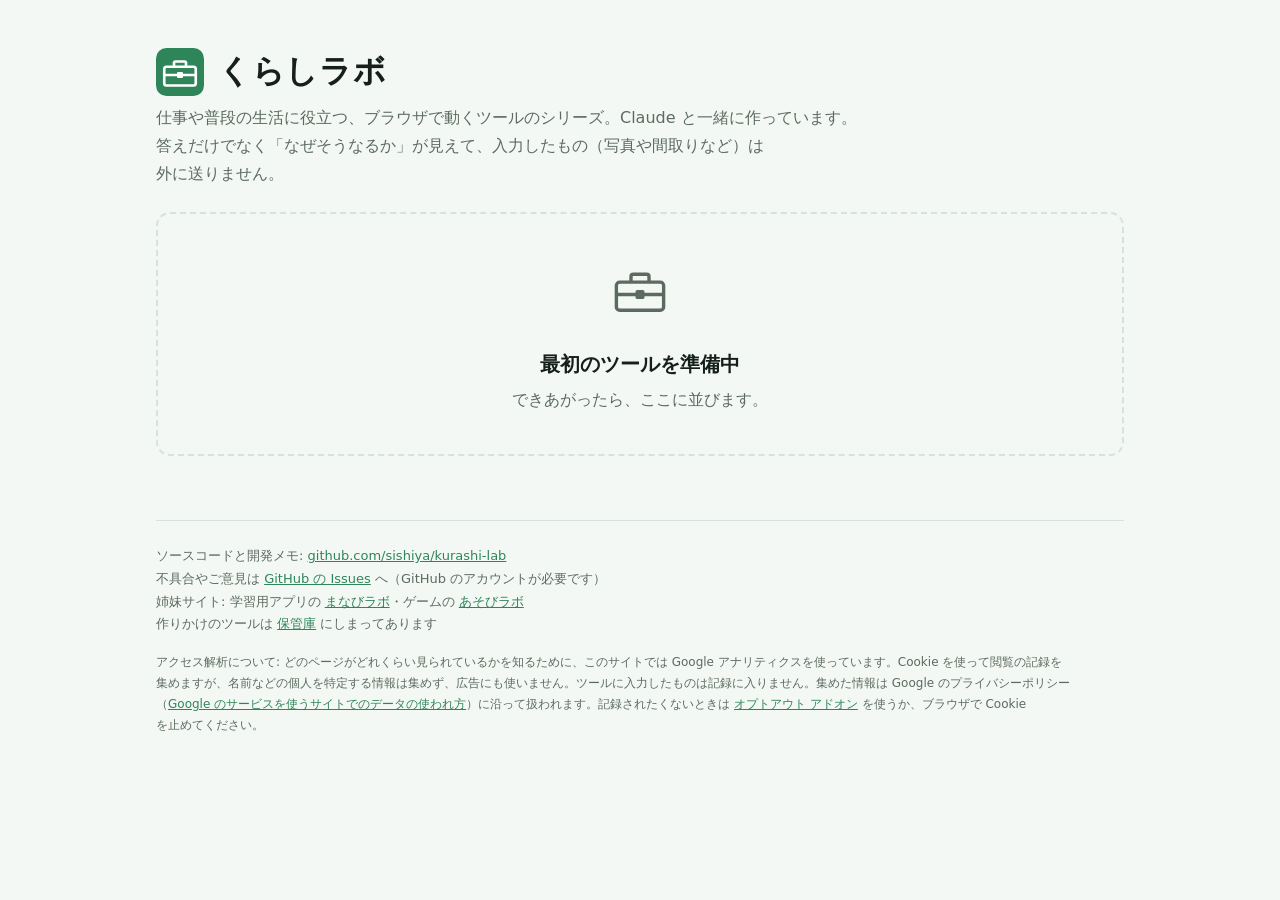
<file: index.html>
<!doctype html>
<html lang="ja">
<head>
<meta charset="utf-8">
<link rel="canonical" href="https://sishiya.github.io/kurashi-lab/">
<meta name="viewport" content="width=device-width,initial-scale=1">
<title>くらしラボ</title>
<link rel="icon" href="data:image/svg+xml,<svg xmlns='http://www.w3.org/2000/svg' viewBox='0 0 64 64'><rect width='64' height='64' rx='14' fill='%232f855a'/><g fill='none' stroke='%23fff' stroke-width='3.5' stroke-linejoin='round'><rect x='11' y='25' width='42' height='25' rx='3'/><path d='M24 25v-5a2 2 0 0 1 2-2h12a2 2 0 0 1 2 2v5M11 36h42'/></g><rect x='28' y='32' width='8' height='8' rx='1.5' fill='%23fff'/></svg>">
<script>/* アクセス解析 Google Analytics 4（まなびラボ・あそびラボと同じ ID。GitHub Pages で開いたときだけ。content_group で見分ける） */(function(){if(location.hostname!=='sishiya.github.io')return;var id='G-E2VPYKV2Y9',s=document.createElement('script');s.async=true;s.src='https://www.googletagmanager.com/gtag/js?id='+id;document.head.appendChild(s);window.dataLayer=window.dataLayer||[];window.gtag=function(){dataLayer.push(arguments);};gtag('js',new Date());gtag('config',id,{allow_google_signals:false,allow_ad_personalization_signals:false,content_group:'kurashi-lab'});})();</script>
<meta name="description" content="仕事や普段の生活に役立つ、ブラウザで動くツールのシリーズ。答えだけでなく「なぜそうなるか」が見えて、入力したものは外に送りません。">
<style>
:root{--bg:#f4f8f4;--ink:#16201a;--muted:#5c6b61;--line:#d7e3da;--card:#fff;--accent:#2f855a;--thumb:#dfeae2;
  --c-room:#2f855a;--c-daily:#2b6cb0;--c-work:#8a5a1f;--new:#2f855a;--new-ink:#fff;color-scheme:light dark}
@media (prefers-color-scheme:dark){:root{--bg:#0f1511;--ink:#e8f0ea;--muted:#9aaa9f;--line:#27332b;--card:#161e19;--accent:#6fcf97;--thumb:#27332b;
  --c-room:#6fcf97;--c-daily:#8ab8e8;--c-work:#d9b07a;--new:#6fcf97;--new-ink:#0b1a10}}
*{box-sizing:border-box}
body{margin:0;background:var(--bg);color:var(--ink);font-family:"Hiragino Sans","Yu Gothic UI","Meiryo",system-ui,sans-serif;line-height:1.75}
p,.cat{word-break:auto-phrase;text-wrap:pretty}
main{max-width:1000px;margin:0 auto;padding:48px 16px 64px}
a{color:var(--accent)}

/* 見出し: ロゴ（ファビコンと同じ工具箱）＋名前 */
.title{display:flex;align-items:center;gap:14px;margin:0 0 8px}
.title svg{width:48px;height:48px;flex:none}
h1{margin:0;font-size:32px;line-height:1.3;letter-spacing:.02em}
.lead{color:var(--muted);margin:0 0 24px;max-width:720px}

/* 一覧 */
.grid{display:grid;grid-template-columns:repeat(auto-fill,minmax(280px,1fr));gap:20px;margin-top:20px}
.card{position:relative;display:flex;flex-direction:column;background:var(--card);border:1px solid var(--line);border-radius:14px;overflow:hidden;transition:transform .15s,border-color .15s}
.card:hover{border-color:var(--accent);transform:translateY(-2px)}
.pic{position:relative}
.thumb{display:block;width:100%;height:auto;aspect-ratio:16/9;object-fit:cover;background:var(--thumb)}
.badge{position:absolute;top:10px;left:10px;font-size:12px;font-weight:700;line-height:1;padding:5px 8px;border-radius:6px;background:var(--new);color:var(--new-ink)}
.body{padding:14px 16px 16px;display:flex;flex-direction:column;flex:1}
.cat{font-size:12px;color:var(--muted);display:flex;align-items:center;gap:6px;margin-bottom:4px}
.dot{width:8px;height:8px;border-radius:50%;background:var(--c);flex:none}
.card a.open{color:var(--accent);font-size:18px;font-weight:700;line-height:1.45;text-decoration:none}
.card a.open::after{content:"";position:absolute;inset:0}
.card a.open:focus-visible{outline:none}
.card:has(a.open:focus-visible){outline:2px solid var(--accent);outline-offset:2px}
.card p{margin:6px 0 0;color:var(--muted);font-size:14px;line-height:1.7;flex:1}
.c-room{--c:var(--c-room)}.c-daily{--c:var(--c-daily)}.c-work{--c:var(--c-work)}

/* まだツールがないとき */
.empty{margin-top:24px;border:2px dashed var(--line);border-radius:14px;padding:40px 24px;text-align:center;color:var(--muted)}
.empty .big{font-size:20px;font-weight:700;color:var(--ink);margin:12px 0 4px}
.empty p{margin:0}
.empty svg{width:72px;height:72px}
@media (prefers-reduced-motion:reduce){.card{transition:none}.card:hover{transform:none}}

.note{font-size:13px;color:var(--muted);margin:64px 0 0;padding-top:24px;border-top:1px solid var(--line)}
.note.sub{margin-top:16px;padding-top:0;border-top:0;font-size:12px}

/* スマホ: 一覧は横長のリスト */
@media (max-width:639px){
  main{padding-top:32px}
  .title svg{width:40px;height:40px}
  h1{font-size:28px}
  .lead{font-size:14px;margin-bottom:16px}
  .grid{grid-template-columns:1fr;gap:12px;margin-top:16px}
  .card{flex-direction:row;border-radius:10px}
  .card:hover{transform:none}
  .pic{flex:none;width:112px;align-self:flex-start;margin:10px 0 10px 10px}
  .thumb{aspect-ratio:4/3;border-radius:6px}
  .badge{top:4px;left:4px;font-size:11px;padding:3px 6px}
  .body{padding:10px 12px;min-width:0}
  .card a.open{font-size:16px}
  .card p{font-size:13px;line-height:1.6}
  .empty{padding:32px 16px}
}
</style>
</head>
<body>
<main>
  <div class="title">
    <svg viewBox="0 0 64 64" aria-hidden="true"><rect width="64" height="64" rx="14" fill="#2f855a"/><g fill="none" stroke="#fff" stroke-width="3.5" stroke-linejoin="round"><rect x="11" y="25" width="42" height="25" rx="3"/><path d="M24 25v-5a2 2 0 0 1 2-2h12a2 2 0 0 1 2 2v5M11 36h42"/></g><rect x="28" y="32" width="8" height="8" rx="1.5" fill="#fff"/></svg>
    <h1>くらしラボ</h1>
  </div>
  <p class="lead">仕事や普段の生活に役立つ、ブラウザで動くツールのシリーズ。Claude と一緒に作っています。答えだけでなく「なぜそうなるか」が見えて、入力したもの（写真や間取りなど）は外に送りません。</p>
  <div id="list"></div>
  <noscript><p>ツールの一覧を出すには JavaScript が必要です。</p></noscript>

  <p class="note">ソースコードと開発メモ: <a href="https://github.com/sishiya/kurashi-lab">github.com/sishiya/kurashi-lab</a><br>
  不具合やご意見は <a href="https://github.com/sishiya/kurashi-lab/issues">GitHub の Issues</a> へ（GitHub のアカウントが必要です）<br>
  姉妹サイト: 学習用アプリの <a href="https://sishiya.github.io/manabi-lab/">まなびラボ</a>・ゲームの <a href="https://sishiya.github.io/asobi-lab/">あそびラボ</a><br>
  作りかけのツールは <a href="archive.html">保管庫</a> にしまってあります</p>
  <p class="note sub" id="analytics">アクセス解析について: どのページがどれくらい見られているかを知るために、このサイトでは Google アナリティクスを使っています。Cookie を使って閲覧の記録を集めますが、名前などの個人を特定する情報は集めず、広告にも使いません。ツールに入力したものは記録に入りません。集めた情報は Google のプライバシーポリシー（<a href="https://policies.google.com/technologies/partner-sites?hl=ja">Google のサービスを使うサイトでのデータの使われ方</a>）に沿って扱われます。記録されたくないときは <a href="https://tools.google.com/dlpage/gaoptout?hl=ja">オプトアウト アドオン</a> を使うか、ブラウザで Cookie を止めてください。</p>
</main>
<script>
// ツールの一覧。並びは公開した順で、新しいものを上に出す。
// 例: {id:'フォルダ名', title:'名前', cat:'room', created:'2026-10-20', desc:'一言の説明'}
// サムネイルは thumbs/<id>.jpg（640×360）。created は公開日。
const TOOLS = [
];
const CATS = {room:'住まい・部屋', daily:'毎日のこと', work:'仕事'};
const FRESH_DAYS = 2; // きょう・きのうの公開に印をつける

const $ = id => document.getElementById(id);
const esc = s => String(s).replace(/[&<>"']/g, c => ({'&':'&amp;','<':'&lt;','>':'&gt;','"':'&quot;',"'":'&#39;'}[c]));
const today = new Date(); today.setHours(0, 0, 0, 0);
const isFresh = s => { const [y, m, d] = s.split('-').map(Number); return (today - new Date(y, m - 1, d)) / 864e5 < FRESH_DAYS; };

const card = t => `<div class="card c-${t.cat}">
  <div class="pic"><img class="thumb" src="thumbs/${t.id}.jpg" alt="" width="640" height="360" loading="lazy">${isFresh(t.created) ? '<span class="badge">新しい</span>' : ''}</div>
  <div class="body">
    <span class="cat"><span class="dot"></span>${esc(CATS[t.cat] || '')}</span>
    <a class="open" href="${t.id}/">${esc(t.title)}</a>
    <p>${esc(t.desc)}</p>
  </div></div>`;

const EMPTY = `<div class="empty">
  <svg viewBox="0 0 64 64" aria-hidden="true"><g fill="none" stroke="currentColor" stroke-width="3" stroke-linejoin="round"><rect x="11" y="25" width="42" height="25" rx="3"/><path d="M24 25v-5a2 2 0 0 1 2-2h12a2 2 0 0 1 2 2v5M11 36h42"/></g><rect x="28" y="32" width="8" height="8" rx="1.5" fill="currentColor"/></svg>
  <div class="big">最初のツールを準備中</div>
  <p>できあがったら、ここに並びます。</p></div>`;

$('list').innerHTML = TOOLS.length
  ? `<div class="grid">${[...TOOLS].sort((a, b) => a.created < b.created ? 1 : a.created > b.created ? -1 : 0).map(card).join('')}</div>`
  : EMPTY;
</script>
</body>
</html>
</file>
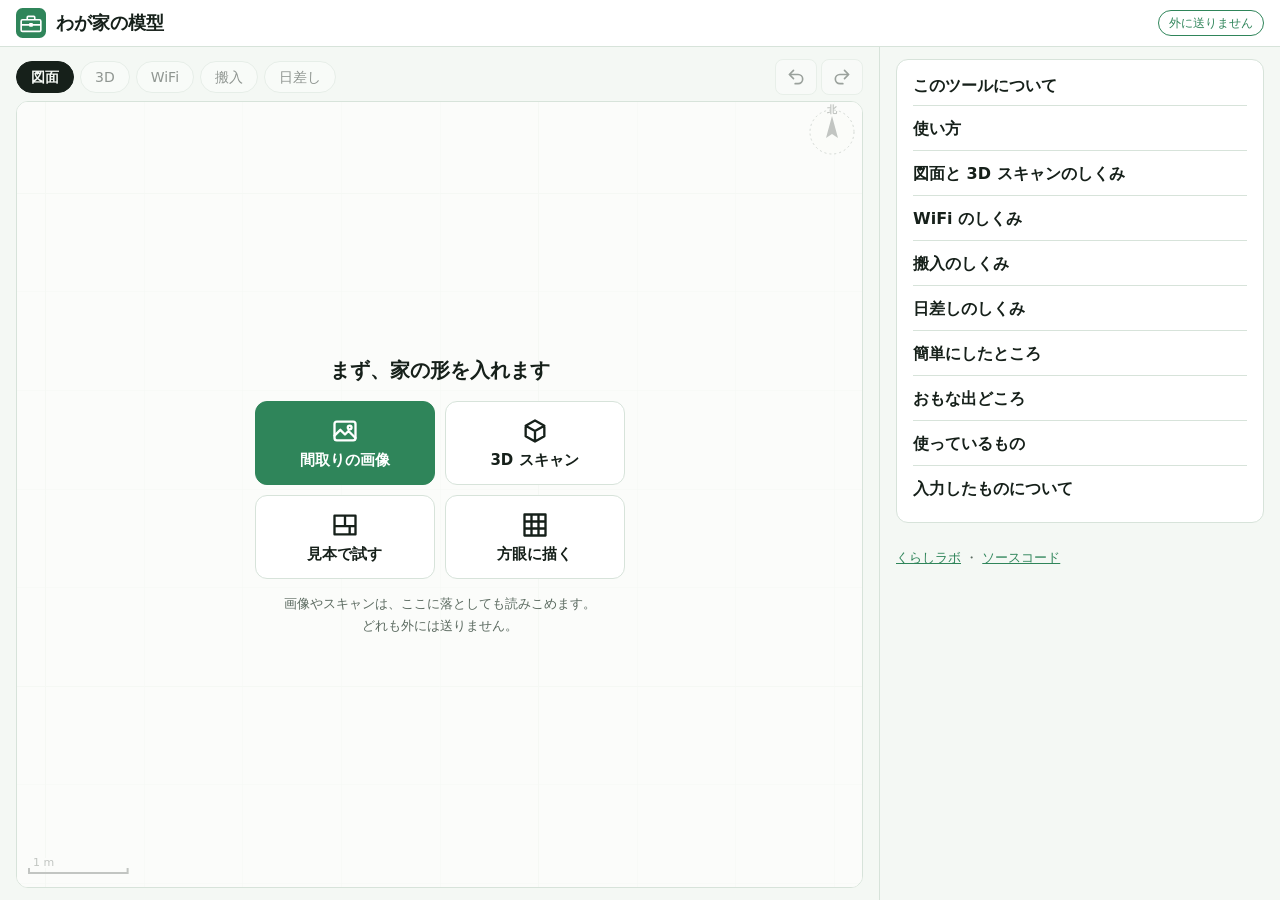
<file: my-room/index.html>
<!doctype html>
<html lang="ja">
<head>
<meta charset="utf-8">
<link rel="canonical" href="https://sishiya.github.io/kurashi-lab/my-room/">
<meta name="viewport" content="width=device-width,initial-scale=1">
<title>わが家の模型 — くらしラボ</title>
<link rel="icon" href="data:image/svg+xml,<svg xmlns='http://www.w3.org/2000/svg' viewBox='0 0 64 64'><rect width='64' height='64' rx='14' fill='%232f855a'/><g fill='none' stroke='%23fff' stroke-width='3.5' stroke-linejoin='round'><path d='M14 50V24h36v26zM14 36h14M36 24v12h14'/></g><rect x='28' y='34' width='8' height='3.5' fill='%232f855a'/></svg>">
<script>/* アクセス解析 Google Analytics 4（まなびラボ・あそびラボと同じ ID。GitHub Pages で開いたときだけ。content_group で見分ける） */(function(){if(location.hostname!=='sishiya.github.io')return;var id='G-E2VPYKV2Y9',s=document.createElement('script');s.async=true;s.src='https://www.googletagmanager.com/gtag/js?id='+id;document.head.appendChild(s);window.dataLayer=window.dataLayer||[];window.gtag=function(){dataLayer.push(arguments);};gtag('js',new Date());gtag('config',id,{allow_google_signals:false,allow_ad_personalization_signals:false,content_group:'kurashi-lab'});})();</script>
<meta name="description" content="間取りの画像をなぞって、自分の部屋の模型を作ります。帖やメジャーの値で縮尺を決め、ドアや窓を置いて 3D で見られます。画像も寸法も外には送りません。">
<link rel="stylesheet" href="css/style.css?v=16">
</head>
<body data-tab="2d">
<header class="top">
  <a class="home" href="../" title="くらしラボの入口へ"><svg viewBox="0 0 64 64" aria-hidden="true"><rect width="64" height="64" rx="14" fill="#2f855a"/><g fill="none" stroke="#fff" stroke-width="3.5" stroke-linejoin="round"><rect x="11" y="25" width="42" height="25" rx="3"/><path d="M24 25v-5a2 2 0 0 1 2-2h12a2 2 0 0 1 2 2v5M11 36h42"/></g><rect x="28" y="32" width="8" height="8" rx="1.5" fill="#fff"/></svg></a>
  <h1>わが家の模型</h1>
  <span class="local" title="間取りの画像も寸法も、このブラウザの中だけで使います">外に送りません</span>
</header>

<div class="layout">
<div class="stage" id="stage">
  <!-- 上の帯: タブ（いまの作業）と、どのタブでも同じ場所の「元に戻す・やり直す」 -->
  <div class="tabs" role="tablist">
    <button class="tab on" id="tab2d" role="tab" aria-selected="true">図面</button>
    <button class="tab" id="tab3d" role="tab" aria-selected="false">3D</button>
    <button class="tab" id="tabWifi" role="tab" aria-selected="false">WiFi</button>
    <button class="tab" id="tabMove" role="tab" aria-selected="false">搬入</button>
    <button class="tab" id="tabSun" role="tab" aria-selected="false">日差し</button>
    <span class="hist"><button id="undo" aria-label="元に戻す" title="元に戻す（Ctrl+Z）"><svg viewBox="0 0 24 24" aria-hidden="true"><path d="M9 14 4 9l5-5M4 9h10.5a5.5 5.5 0 0 1 0 11H11"/></svg></button><button id="redo" aria-label="やり直す" title="やり直す（Ctrl+Y）"><svg viewBox="0 0 24 24" aria-hidden="true"><path d="m15 14 5-5-5-5M20 9H9.5a5.5 5.5 0 0 0 0 11H13"/></svg></button></span>
  </div>

  <!-- まん中: 図・3D（ふさがない）。中は小さな印だけ -->
  <div class="view" id="view">
    <canvas id="plan" aria-label="上から見た図。部屋の角をなぞって模型を作ります"></canvas>
    <div id="v3" hidden></div>
    <div class="vchip" id="vchip" hidden></div>
    <div class="empty" id="empty" hidden>
      <p class="eTitle">まず、家の形を入れます</p>
      <div class="eBtns">
        <label class="btn pri big"><input type="file" id="imgFile" accept="image/*" hidden><svg viewBox="0 0 24 24" aria-hidden="true"><rect x="3" y="4" width="18" height="16" rx="2"/><path d="m3 16 5-5 4 4 3-3 6 6"/><circle cx="16" cy="9" r="1.6"/></svg><span>間取りの画像</span></label>
        <label class="btn big"><input type="file" id="scanFile" accept=".obj,.glb,.gltf,.ply,.usdz" hidden><svg viewBox="0 0 24 24" aria-hidden="true"><path d="M12 3 4 7.5v9L12 21l8-4.5v-9z M4 7.5l8 4.5 8-4.5M12 12v9"/></svg><span>3D スキャン</span></label>
        <button class="big" id="sample"><svg viewBox="0 0 24 24" aria-hidden="true"><path d="M3 4h18v16H3zM12 4v9M3 13h18M16 13v7"/></svg><span>見本で試す</span></button>
        <button class="big" id="gridStart"><svg viewBox="0 0 24 24" aria-hidden="true"><path d="M3 3h18v18H3zM9 3v18M15 3v18M3 9h18M3 15h18"/></svg><span>方眼に描く</span></button>
      </div>
      <p class="eNote">画像やスキャンは、ここに落としても読みこめます。どれも外には送りません。</p>
    </div>
    <div class="zoom" id="zoom">
      <button id="zIn" aria-label="大きく">＋</button><button id="zOut" aria-label="小さく">－</button><button id="zFit" aria-label="全体を表示">全体</button><button id="shot" aria-label="いまの図を画像で保存" title="いまの図を画像で保存（この端末に）"><svg viewBox="0 0 24 24" aria-hidden="true"><path d="M4 8h3l2-3h6l2 3h3v11H4z"/><circle cx="12" cy="13" r="3.5"/></svg></button>
    </div>
    <div class="drop" id="drop" hidden>ここに放すと読みこみます</div>
  </div>

  <!-- 図のすぐ下: そのタブの道具（1行） -->
  <div class="tools" id="tools">
    <div class="seg" role="group" aria-label="道具">
      <button data-tool="trace" class="on" title="なぞる（1）">なぞる</button><button data-tool="select" title="動かす（2）">動かす</button><button data-tool="open" title="ドア・窓（3）">ドア・窓</button><button data-tool="tape" title="メジャー（4）">メジャー</button>
    </div>
    <select id="openKind" aria-label="置くものの種類" hidden></select>
    <button class="chip on" id="straight" title="線を水平・垂直にそろえる（Shift を押している間ははずれます）">まっすぐ</button>
    <span class="traceBtns" id="traceBtns" hidden><button id="tBack">1点もどす</button><button id="tClose" class="pri">部屋にする</button></span>
  </div>
  <div class="tools" id="v3opts" hidden>
    <div class="seg" role="group" aria-label="見方"><button data-mode="tilt" class="on">ななめ</button><button data-mode="top">上から</button><button data-mode="inside">部屋の中</button></div>
    <label class="chk"><input type="checkbox" id="cut" checked>壁を低く</label>
  </div>
  <div class="tools" id="wtools" hidden>
    <div class="seg" role="group" aria-label="WiFi の道具">
      <button data-tool="router">ルーター</button><button data-tool="spot">使う場所</button><button data-tool="ext">中継機</button><button data-tool="item">もの</button><button data-tool="wall">壁</button>
    </div>
    <select id="itemKind" aria-label="置くものの種類" hidden></select>
    <span class="seg sm" role="group" aria-label="周波数"><button data-freq="2.4">2.4GHz</button><button data-freq="5">5GHz</button></span>
  </div>
  <div class="tools" id="mtools" hidden>
    <select id="fPreset" aria-label="家具"></select>
    <span class="dims"><label>幅<input type="number" id="fW" min="5" max="600" inputmode="decimal"></label><label>奥<input type="number" id="fD" min="5" max="600" inputmode="decimal"></label><label>高<input type="number" id="fH" min="5" max="400" inputmode="decimal"></label><span class="u">cm</span></span>
    <button id="mRun" class="pri">調べる</button>
  </div>
  <div class="tools" id="stools" hidden>
    <button id="sPlay" class="play" aria-label="1日を再生"><svg viewBox="0 0 24 24" aria-hidden="true"><path d="M7 4v16l13-8z"/></svg></button>
    <label class="range srange"><output id="sMinOut"></output><input type="range" id="sMin" min="240" max="1200" step="5" aria-label="時刻"></label>
    <label class="range srange"><output id="sDoyOut"></output><input type="range" id="sDoy" min="1" max="365" step="1" aria-label="日付"></label>
  </div>

  <!-- えらんだものの編集（1行） -->
  <div class="selbar" id="selbar" hidden></div>

  <!-- そのタブの、いまの結果のひとこと -->
  <div class="status" id="wifiBar" hidden>
    <div class="wtop">
      <span class="seg sm" role="group" aria-label="地図"><button data-wview="signal">電波の強さ</button><button data-wview="good">置き場所の良さ</button></span>
      <button id="wFind" class="pri">いちばん良い置き場所を探す</button>
      <span class="legend" aria-hidden="true"><i></i><span>弱い</span><span>−75</span><span>−67</span><span>強い</span></span>
    </div>
    <div id="wBody"></div>
  </div>
  <div class="status" id="moveBar" hidden><div id="mBody"></div></div>
  <div class="status" id="sunBar" hidden>
    <div class="wtop">
      <span class="seg sm" role="group" aria-label="見方"><button data-sview="now">この時刻</button><button data-sview="daily">1日の日あたり</button><button data-sview="3d">3D</button></span>
      <span class="seasons"><button class="chip" data-season="12-22">冬至</button><button class="chip" data-season="3-20">春分</button><button class="chip" data-season="6-21">夏至</button><button class="chip" data-season="0-0">今日</button></span>
    </div>
    <div id="sBody"></div>
  </div>

  <!-- いまやることの一言 -->
  <div class="guide" id="guide">
    <span class="step" id="gStep"></span>
    <span class="gText" id="gText"></span>
    <span class="gBtns" id="gBtns"></span>
  </div>
</div>

<main class="panel">
  <!-- 図面 -->
  <section data-tabs="2d">
    <h2>下じき</h2>
    <p class="state" id="imgState"></p>
    <div class="row">
      <label class="btn"><input type="file" id="imgFile2" accept="image/*" hidden>画像を入れかえる</label>
      <label class="btn"><input type="file" id="scanFile2" accept=".obj,.glb,.gltf,.ply,.usdz" hidden>3D スキャン</label>
      <button id="imgDel" hidden>画像を外す</button>
    </div>
    <div class="row" id="imgRow" hidden>
      <label class="range">濃さ <input type="range" id="imgAlpha" min="0.1" max="1" step="0.05" value="0.55"></label>
    </div>
    <div id="rotRow" hidden>
      <p class="hint small">かたむいた間取り図は、壁がまっすぐになるように回します（なぞった角もいっしょに回ります）。</p>
      <div class="row"><button id="rotAlign" class="pri">壁の線で合わせる</button><button id="rotL" aria-label="左に90°回す">↺ 90°</button><button id="rotR" aria-label="右に90°回す">↻ 90°</button></div>
      <label class="range">細かく <input type="range" id="imgRot" min="-180" max="180" step="0.1"> <output id="rotOut"></output></label>
    </div>
    <div id="scanRow" hidden>
      <div class="row"><button id="autoWalls" class="pri">壁を自動で見つける</button></div>
      <p class="hint small" id="autoNote">スキャンの床と天井近くの断面から、部屋・ドア・窓を見つけます。</p>
      <details class="more"><summary>スキャンの読み方を変える</summary>
        <div class="row"><label class="range">切る高さ（床から） <input type="range" id="scanSlice" min="20" max="220" step="5"> <output id="scanSliceOut"></output></label></div>
        <div class="row">
          <label class="range">上の向き <select id="scanUp"><option value="y">Y が上</option><option value="z">Z が上</option></select></label>
          <label class="range">単位 <select id="scanUnit"><option value="1">m</option><option value="0.01">cm</option><option value="0.001">mm</option></select></label>
        </div>
        <p class="hint small">壁が横に見えるときは「上の向き」、大きさがおかしいときは「単位」を。なぞったあとに変えると、なぞった角とずれます。</p>
        <p class="hint small" id="scanInfo"></p>
      </details>
    </div>
  </section>

  <section data-tabs="2d">
    <h2>縮尺</h2>
    <p id="scaleState" class="state"></p>
    <label class="range">専有面積（広告の㎡） <input type="number" id="area" min="5" max="1000" step="0.01" inputmode="decimal" placeholder="例 45.3"> ㎡</label>
    <p class="hint small">家の部屋をぜんぶなぞったら、広告の専有面積を入れると縮尺が決まります（<b class="est">推定</b>）。部屋に「帖」を入れても<b class="est">推定</b>、「メジャー」で1か所測ると<b class="meas">測った値</b>になります。</p>
  </section>

  <section data-tabs="2d 3d sun">
    <h2>家ぜんたい</h2>
    <div class="grid2">
      <label>天井の高さ <span class="unit"><input type="number" id="ceil" min="150" max="600" step="1" inputmode="decimal"> cm</span></label>
      <label>壁の厚さ <span class="unit"><input type="number" id="wallT" min="3" max="60" step="1" inputmode="decimal"> cm</span></label>
      <label>何階 <span class="unit"><input type="number" id="floor" min="1" max="80" step="1" inputmode="numeric"> 階</span></label>
      <label>北の向き <span class="unit"><input type="range" id="north" min="-180" max="180" step="1"> <output id="northOut"></output></span></label>
    </div>
    <p class="hint small">空らんは<b class="est">推定</b>（ふつうの値）。北の向きは、図の右上の矢印をドラッグして、間取り図の方位マークに合わせることもできます。</p>
  </section>

  <section data-tabs="2d">
    <details class="more"><summary>寸法の表</summary>
      <div class="tablewrap"><table id="dimTable"></table></div>
    </details>
  </section>

  <!-- 3D -->
  <section data-tabs="3d">
    <h2>3D の見方</h2>
    <div class="grid2">
      <label>左右に回す向き <select id="invX"><option value="0">ふつう</option><option value="1">逆</option></select></label>
      <label>上下に回す向き <select id="invY"><option value="0">ふつう</option><option value="1">逆</option></select></label>
    </div>
    <label class="chk" hidden><input type="checkbox" id="scan3d" checked>スキャンを重ねる</label>
  </section>

  <!-- WiFi -->
  <section data-tabs="wifi">
    <h2>場所ごとの強さ</h2>
    <div id="wList"><p class="hint small">「使う場所」でソファー・机・ベッドなどに印を置くと、ここに強さが並びます。</p></div>
  </section>
  <section data-tabs="wifi">
    <h2>家のつくり</h2>
    <label class="range">家の種類 <select id="wHouse"><option value="rc">マンション（外壁コンクリート）</option><option value="wood">木造の一戸建て</option></select></label>
    <p class="hint small">壁ごとの材料は「壁」の道具で壁を押して変えられます。</p>
    <details class="more"><summary>壁1枚で弱まる量</summary><div class="tablewrap"><table id="wMatTable"></table></div></details>
  </section>

  <!-- 搬入 -->
  <section data-tabs="move">
    <h2>運び方</h2>
    <div class="grid2">
      <label>運ぶ先 <select id="fTarget" aria-label="運ぶ先"></select></label>
      <label>ぎりぎりの境目 <span class="unit"><input type="number" id="fMargin" min="0" max="50" step="1" inputmode="numeric"> cm</span></label>
    </div>
    <p class="hint small">運ぶ先は、図の部屋を押してもえらべます。境目は、両側のすき間の合計がこれより小さいと「ぎりぎり」にします。</p>
    <div id="mNotes"></div>
  </section>
  <section data-tabs="move">
    <h2>覚えた家具</h2>
    <div class="mine" id="mineList"></div>
    <div class="row"><input type="text" id="mineName" maxlength="16" placeholder="名前（例 ソファー）" aria-label="覚える家具の名前"><button id="mineAdd">いまの大きさを覚える</button></div>
    <p class="hint small">家にある家具・買いたい家具の大きさを覚えておくと、上の家具の欄からすぐ呼び出せます。</p>
  </section>

  <!-- 日差し -->
  <section data-tabs="sun">
    <h2>部屋ごとの日あたり</h2>
    <div id="sList"></div>
  </section>
  <section data-tabs="sun">
    <h2>場所とまわり</h2>
    <div class="row">
      <select id="sPref" aria-label="場所（都道府県）"></select>
      <span id="sLatLon" class="dims" hidden><label>緯度<input type="number" id="sLat" step="0.001" inputmode="decimal"></label><label>経度<input type="number" id="sLon" step="0.001" inputmode="decimal"></label></span>
    </div>
    <div class="row">
      <label class="range">ひさし・バルコニーの出 <input type="number" id="sEave" min="0" max="300" step="5" inputmode="numeric"> cm</label>
      <button id="sBldg" class="chip">まわりの建物を置く</button>
    </div>
    <p class="hint small">住所や地図は使いません。まわりの建物は、置いたものだけを計算に入れます。</p>
  </section>

  <!-- どのタブでも -->
  <section data-tabs="2d">
    <h2>保存</h2>
    <label class="chk"><input type="checkbox" id="autosave" checked>この端末に自動で保存する</label>
    <label class="chk"><input type="checkbox" id="saveImg" checked>画像もいっしょに保存する</label>
    <p class="hint small" id="saveState"></p>
    <div class="row">
      <button id="export">ファイルに書き出す</button>
      <label class="btn"><input type="file" id="importFile" accept=".json,application/json" hidden>ファイルを読みこむ</label>
      <button id="reset" class="danger">最初から</button>
    </div>
  </section>

  <section class="explain">
    <h2>このツールについて</h2>
    <details>
      <summary>使い方</summary>
      <ol>
        <li><b>図面</b>: 間取りの画像（または 3D スキャン）を下じきにして、部屋の角を順に押してなぞります。最初の角をもう一度押すと1部屋。線は水平・垂直にそろいます（「まっすぐ」を切ると自由な向き。Shift でも）。<b>壁の線のまん中</b>をなぞってください。部屋に帖を入れるか、「メジャー」で1か所測ると縮尺が決まります。「ドア・窓」で壁を押して置きます。</li>
        <li><b>3D</b>: ドラッグで回す・ホイールか2本指で寄る・右ドラッグか2本指で動かす。「部屋の中」で中に立てます。</li>
        <li><b>WiFi</b>: ルーターを置き、よく使う場所に印を置くと、強さとおすすめの置き場所がわかります。</li>
        <li><b>搬入</b>: 家具の大きさと運ぶ先の部屋を決めて「調べる」。玄関の外から運びこめるかと、いちばんせまい所がわかります。</li>
        <li><b>日差し</b>: ▶ で1日の日の入り方が動きます。冬至・夏至でくらべられます。3D でも見られます。</li>
      </ol>
      <p class="small">まちがえたら、上の右の ↶（元に戻す・Ctrl+Z）で戻せます。消したときも、知らせの「元に戻す」で戻せます。</p>
    </details>
    <details>
      <summary>図面と 3D スキャンのしくみ</summary>
      <p>なぞった角の位置は、画像のピクセルで覚えています。縮尺（1ピクセルが何 m か）は、メジャーの値があれば「測った長さ ÷ 図の上の長さ」（何本かあれば平均）、なければ「帖 × 1.62㎡ ÷ 図の上の面積」から決めます。不動産の広告では、帖は<b>壁の中心線で測った面積</b>を 1.62㎡ 以上として数えるルールなので、なぞるのも壁の線のまん中にしています。</p>
      <p>壁は、部屋の辺のうち同じ直線の上にあるものを1本にまとめて作ります（となりの部屋との壁が2重にならないように）。ドアや窓は、その壁から幅の分を抜き、窓は下の壁（腰の高さまで）と上の壁を残します。</p>
      <p><b>3D スキャン</b>（OBJ・glTF の .glb・PLY）は、このブラウザの中で読み、床から決めた高さ（初めは 1m）で切った断面を上から見た図にして下じきにします。スキャンは m 単位なので、そのまま縮尺になります。USDZ と、圧縮された glTF（Draco など）はまだ読めません。</p>
      <p><b>壁を自動で見つける</b>ときは、断面の線でいちばん多い向きに壁がそろうよう下じきを回し、床の面をマス目（2.5cm）に塗ります。天井の少し下の断面を壁として床を分けると、ドアの上は壁がつながっているので、部屋ごとに分かれます。部屋ごとの外まわりを縦横の辺にして（15cm より小さい段はならす）、壁の厚さの半分だけ外へずらして壁の中心線にします。壁の厚さは、となりの部屋との間の幅から測ります。ドア・窓は、高さ 1m では壁がなく天井の近くでは壁がある所を探し、5cm ごとの高さで開いている範囲を測ります。</p>
    </details>
    <details>
      <summary>WiFi のしくみ</summary>
      <p>模型の壁・ドア・窓を、床から 1m の高さで切った面の上に、0.75cm のマス目で並べます。そこにルーターから電波（波）を出し、壁を通りぬけたり、はね返ったり、重なり合ったりするようすを、波の式でそのまま計算します（FDTD という方法。まなびラボの<a href="https://sishiya.github.io/manabi-lab/wifi-wave/" target="_blank" rel="noopener">電波の見える部屋</a>と同じ計算です）。強さは、何もない所でルーターから同じ距離はなれたときの強さと比べて、dBm にしています。</p>
      <p><b>おすすめの置き場所</b>は、電波の「ルーター→場所」と「場所→ルーター」が同じ強さになる性質（相反性）を使います。よく使う場所の印から1回ずつ波を出すと、家のどの点についても「ここにルーターを置いたら、その印でどれくらいか」がわかります。印の中でいちばん弱い値を「置き場所の良さ」として地図にし、部屋の中で壁から 30cm 以上はなれた所のうち、いちばん良い所に★をつけます。</p>
      <p>壁の材料は、2つの部屋にはさまれた壁を間仕切り（石こうボード）、1つの部屋にしか面していない壁を外壁（マンションはコンクリート、木造は木）として決めます。ドア・引き戸は閉めた木、玄関は金属、窓はガラスです。</p>
    </details>
    <details>
      <summary>搬入のしくみ</summary>
      <p>家具を箱（幅・奥行き・高さ）として、どの面を下にするか（そのまま・幅を縦に・奥行きを縦に）ごとに調べます。床の上で、箱を前後左右に動かす・回すだけで、玄関の外から運ぶ先の部屋の中まで行けるかを、位置と向きを細かく区切って探します（位置は 2cm、向きは家具の大きさに合わせて数度きざみ）。</p>
      <p>探すときは、まわりの壁とのすき間がいちばん大きい道を選びます。だから「いちばんせまい所」のすき間が、その寝かせ方でいちばん楽に通れる道の値です。すき間が両側あわせて境目（初めは 5cm）以上なら「入る」、0 より大きければ「ぎりぎり」、通れる道がなければ「入らない」です。通れるのはドア・引き戸・玄関で、箱の高さが開口の高さ以下のときだけです。窓や掃き出し窓からは運びません。</p>
    </details>
    <details>
      <summary>日差しのしくみ</summary>
      <p>場所（緯度・経度）と日付・時刻から、太陽の高さと方位を計算します。床の上の点から太陽のほうへ光をさかのぼり、外の壁の窓（床からの高さ〜窓の上の端）を通って外へ出られれば、その点に日が当たっています。天井・窓のない壁・自分の家のほかの壁・ひさし・まわりの建物にさえぎられたら当たりません。「1日の日あたり」は、10分ごとに同じことを調べて、床の 10cm 四方ごとに日が当たる時間を足したものです。</p>
      <p>3D では、壁は低く見せたまま、天井まである壁と天井で影を作り、窓から入る日を床と壁に映します。北の向き・何階か・窓の位置と大きさで結果が大きく変わります。</p>
    </details>
    <details>
      <summary>簡単にしたところ</summary>
      <h3>図面</h3>
      <ul>
        <li>壁の厚さはどこも同じです（家ぜんたいで変えられます）。床は水平、天井はどの部屋も同じ高さです。</li>
        <li>帖から出した縮尺は<b class="est">推定</b>です。1帖の広さは物件によって 1.62㎡ より広いこともあるので、メジャーで1か所測ると確かになります。</li>
        <li>測っていない寸法は、ふつうの値を<b class="est">推定</b>として使います。ドアの幅は国の指針の「最低これくらい」、窓の大きさはサッシの規格の1つで、どの家もこの大きさとはかぎりません。天井の高さ（2.4m）・壁の厚さ（12cm）・ドアの高さ（2.0m）・窓の床からの高さ（90cm）は<b class="est">目安</b>です（規格や法律の値ではありません）。</li>
        <li>ドアの「幅」は通れる幅（有効幅）、窓の幅・高さは内のりです。壁はこの幅で抜いていて、枠の厚みは入れていません。</li>
        <li>3D の影は、はじめは見やすくするための光です（※ 目印。本物の太陽の向きではありません）。「日差し」のタブを開いたあとは、えらんだ日付・時刻の太陽の向きになります。</li>
      </ul>
      <h3>WiFi</h3>
      <ul>
        <li>床と平行な1枚の面（高さ 1m）だけで計算しています。上や下の階・天井・床・家具の形・壁の中の鉄筋や柱は入っていません。</li>
        <li>電波の向き（偏波）は1通り、周波数は1つ（2.4GHz はチャンネル6、5GHz はチャンネル40）です。ルーターの出力は 20dBm（目安）としています。</li>
        <li>受信の強さの境目（−55・−67・−75・−85 dBm）と「動画も快適」などの言葉は<b class="est">目安</b>です。ルーターやスマホの機種、まわりの家の WiFi でも変わります。</li>
        <li>壁の厚さは材料ごとに決めた値を使い、模型の「壁の厚さ」は使いません。冷蔵庫・テレビは金属の箱や板、浴槽のお湯と人は水として計算します（大きさは<b class="est">目安</b>。浴槽のお湯は本当は 1m より下なので、さえぎる量は多めに出ます）。</li>
        <li>中継機は、ルーターとは別のチャンネルで同じ強さの電波を出すとして、場所ごとに強いほうをとります。実際の中継機はルーターとのやりとりにも電波を使うので速さが落ちます（ルーターとのつながりが −67 dBm より弱いと、とくに。目安）。</li>
        <li>1枚の面の中で計算するので、はね返った電波が上や下へにげず、部屋の中では実際より少し強めに出ることがあります。地図は約 6cm 四方でならしています。</li>
        <li>電波の強さを示すもので、体への影響を示すものではありません。</li>
      </ul>
      <h3>搬入</h3>
      <ul>
        <li>家具は箱です（いちばん外側の箱なので、本物より通りにくく出ます）。運ぶ途中で立てなおす・ななめに傾ける・持ち上げて物の上を通すことは入れていません。</li>
        <li>梱包・運ぶ人の手・巾木・ドアノブ・開いたドアの板・照明・廊下に置いた物は入っていません。そのぶんの余裕が「ぎりぎりの境目」です。</li>
        <li>位置と向きを区切って調べるので、すき間は 1〜2cm 小さめに出ることがあります（安全より）。玄関の外は、向きを変えられるだけの広さがあるとしています。家具の大きさの例は<b class="est">目安</b>です（商品の値ではありません）。</li>
      </ul>
      <h3>日差し</h3>
      <ul>
        <li>場所は都道府県庁の位置です（数字で入れることもできます）。時刻は日本時間です。</li>
        <li>まわりの建物は、置いたものだけです。山や木、となりのバルコニーの仕切りなどは入っていません。床の高さは「何階」× 2.9m（<b class="est">目安</b>）。</li>
        <li>ひさし・上の階のバルコニーは、どの窓の上にも同じ出があるとしています。窓のまわりの壁の厚みのかげ、カーテン・ガラスの色、雲は入っていません。</li>
      </ul>
    </details>
    <details>
      <summary>おもな出どころ</summary>
      <ul class="src">
        <li>1帖＝1.62㎡ 以上（各室の壁心面積 ÷ 畳数）: 不動産の表示に関する公正競争規約施行規則 第10条（16）。条文の内容は <a href="https://smtrc.jp/useful/glossary/detail/n/3751" target="_blank" rel="noopener">三井住友トラスト基礎研究所の不動産用語集</a>（「本間（京間）」の項）で確かめました（2026-10-19。規約の原文とはまだ照らしていません）。</li>
        <li>ドアの幅 75cm・玄関の幅 80cm: <a href="https://www.mlit.go.jp/notice/noticedata/sgml/2001/26aa2661/26aa2661.html" target="_blank" rel="noopener">高齢者が居住する住宅の設計に係る指針</a>（平成13年国土交通省告示第1301号）の、住戸内の出入口の有効幅員（基本レベル 750mm 以上・推奨レベル 800mm 以上）。</li>
        <li>窓の幅 165cm・高さ 110cm、掃き出し窓の高さ 200cm: <a href="https://www.jsma.or.jp/Portals/0/images/useful/houreikijun/kikakusunpo(20210426).pdf" target="_blank" rel="noopener">日本サッシ協会「標準規格寸法」</a>（2021年4月）の、内のり高さの基準寸法と、関東間の幅 1650mm の例。</li>
        <li>居室の天井の高さは 2.1m 以上（建築基準法施行令 第21条）。2.4m はそれより高い目安です。</li>
        <li>電波の材料の性質（比誘電率・導電率）: ITU-R P.2040-3（2023）表3。自由空間の損失: ITU-R P.525。周波数: IEEE 802.11（2.4GHz 帯のチャンネル6＝2437MHz、5GHz 帯のチャンネル40＝5200MHz）。計算の方法（FDTD）: A. Taflove and S. C. Hagness, <i>Computational Electrodynamics: The Finite-Difference Time-Domain Method</i>, 3rd ed., Artech House, 2005。</li>
        <li>太陽の位置の式: NOAA Global Monitoring Laboratory「<a href="https://gml.noaa.gov/grad/solcalc/calcdetails.html" target="_blank" rel="noopener">Solar Calculation Details</a>」（J. Meeus, <i>Astronomical Algorithms</i> にもとづく式と、大気の屈折の補正）。</li>
        <li>都道府県庁の位置: 国土地理院「都道府県の庁舎及び東西南北端点の経緯度（世界測地系）」（<a href="https://uub.jp/pdr/s/cap_4.html" target="_blank" rel="noopener">都道府県データランキング</a>に載っている値で確かめました。2026-10-19）。</li>
      </ul>
    </details>
    <details>
      <summary>使っているもの</summary>
      <ul class="src">
        <li>three.js r128（MIT License）— 3D の表示</li>
      </ul>
    </details>
    <details>
      <summary>入力したものについて</summary>
      <p>間取りの画像・スキャン・寸法・模型は、このブラウザの中だけで計算します。保存はこの端末（ブラウザの保存領域）と、書き出したファイルだけです。どこにも送信しません。「最初から」で端末の保存も消えます。</p>
      <p class="small">公開しているページでは、どのページが見られたかを知るためにアクセス解析（Google アナリティクス）を使っています。入力したもの（画像・寸法・模型）は記録に入りません。くわしくは <a href="../#analytics">くらしラボの入口</a> に書いています。</p>
    </details>
  </section>
  <p class="foot"><a href="../">くらしラボ</a> ・ <a href="https://github.com/sishiya/kurashi-lab" target="_blank" rel="noopener">ソースコード</a></p>
</main>
</div>
<datalist id="roomNames"><option value="LDK"><option value="リビング"><option value="ダイニング"><option value="キッチン"><option value="洋室"><option value="和室"><option value="寝室"><option value="子ども部屋"><option value="玄関"><option value="廊下"><option value="浴室"><option value="洗面所"><option value="トイレ"><option value="収納"><option value="バルコニー"></datalist>
<div class="toast" id="toast" role="status" aria-live="polite"><span id="toastText"></span><button id="toastUndo" hidden>元に戻す</button></div>

<script src="../lib/three@0.128.0/build/three.min.js"></script>
<script src="js/model.js?v=9"></script>
<script src="js/plan.js?v=10"></script>
<script src="js/view3d.js?v=8"></script>
<script src="js/wifi-sim.js?v=5"></script>
<script src="js/wifi.js?v=6"></script>
<script src="js/move.js?v=9"></script>
<script src="js/sun.js?v=6"></script>
<script src="js/scan.js?v=6"></script>
<script src="js/scan-walls.js?v=5"></script>
<script src="js/ui.js?v=15"></script>
<script src="js/main.js?v=5"></script>
</body>
</html>
</file>
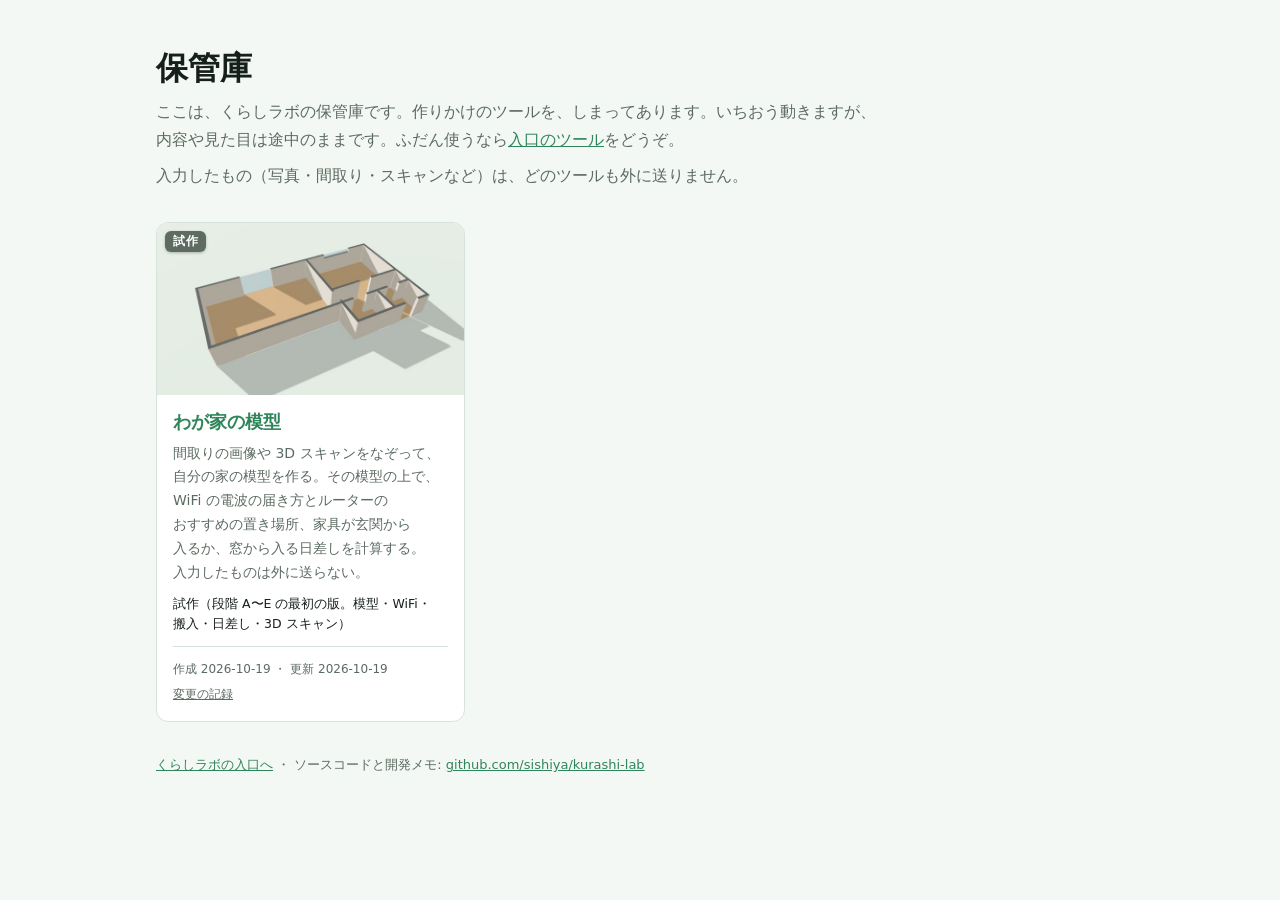
<file: archive.html>
<!doctype html>
<html lang="ja">
<head>
<meta charset="utf-8">
<meta name="viewport" content="width=device-width,initial-scale=1">
<meta name="robots" content="noindex">
<title>くらしラボ 保管庫</title>
<link rel="icon" href="data:image/svg+xml,<svg xmlns='http://www.w3.org/2000/svg' viewBox='0 0 64 64'><rect width='64' height='64' rx='14' fill='%235d6b61'/><path d='M14 22h36v8H14zM18 30h28v20H18z' fill='none' stroke='%23fff' stroke-width='3.5' stroke-linejoin='round'/><path d='M27 38h10' stroke='%23fff' stroke-width='3.5' stroke-linecap='round'/></svg>">
<script>/* アクセス解析 Google Analytics 4（まなびラボ・あそびラボと同じ ID。GitHub Pages で開いたときだけ。content_group で見分ける） */(function(){if(location.hostname!=='sishiya.github.io')return;var id='G-E2VPYKV2Y9',s=document.createElement('script');s.async=true;s.src='https://www.googletagmanager.com/gtag/js?id='+id;document.head.appendChild(s);window.dataLayer=window.dataLayer||[];window.gtag=function(){dataLayer.push(arguments);};gtag('js',new Date());gtag('config',id,{allow_google_signals:false,allow_ad_personalization_signals:false,content_group:'kurashi-lab'});})();</script>
<style>
/* 見た目は入口（index.html）のカードとスマホ表示に合わせる（まなびラボの保管庫と同じ形）。
   カードは新着順（作成日の新しい順）に HTML に直接書く。新しいツールはいちばん上に足す */
:root{--bg:#f4f8f4;--ink:#16201a;--muted:#5c6b61;--line:#d7e3da;--card:#fff;--accent:#2f855a;--thumb:#dfeae2;color-scheme:light dark}
@media (prefers-color-scheme:dark){:root{--bg:#0f1511;--ink:#e8f0ea;--muted:#9aaa9f;--line:#27332b;--card:#161e19;--accent:#6fcf97;--thumb:#27332b}}
*{box-sizing:border-box}
body{margin:0;background:var(--bg);color:var(--ink);font-family:"Hiragino Sans","Yu Gothic UI","Meiryo",system-ui,sans-serif;line-height:1.75}
p{word-break:auto-phrase;text-wrap:pretty}
main{max-width:1000px;margin:0 auto;padding:48px 16px 64px}
h1{margin:0 0 8px;font-size:32px;line-height:1.3}
.lead{color:var(--muted);margin:0 0 8px;max-width:720px}
.lead a{color:var(--accent)}

/* 一覧 */
.grid{display:grid;grid-template-columns:repeat(auto-fill,minmax(280px,1fr));gap:20px;margin-top:32px}
.card{position:relative;display:flex;flex-direction:column;background:var(--card);border:1px solid var(--line);border-radius:12px;overflow:hidden}
.card:hover{border-color:var(--accent)}
.card:hover .thumb{filter:brightness(1.08)}
.pic{position:relative}
.proto{position:absolute;z-index:1;pointer-events:none;top:8px;left:8px;padding:1px 8px;border-radius:6px;background:#5d6b61;color:#fff;font-size:12px;font-weight:700;line-height:1.6;letter-spacing:.05em;box-shadow:0 1px 3px rgba(0,0,0,.25)}
.thumb{display:block;width:100%;height:auto;aspect-ratio:16/9;object-fit:cover;background:var(--thumb)}
.body{padding:14px 16px 16px;display:flex;flex-direction:column;flex:1}
.card a.open{color:var(--accent);font-size:18px;font-weight:700;line-height:1.45;text-decoration:none}
.card a.open::after{content:"";position:absolute;inset:0}
.card a.open:focus-visible{outline:none}
.card:has(a.open:focus-visible){outline:2px solid var(--accent);outline-offset:2px}
.card p{margin:6px 0 10px;color:var(--muted);font-size:14px;line-height:1.7;flex:1}
.card p.state{flex:none;margin:0 0 12px;color:var(--ink);font-size:12.5px;line-height:1.6}
.foot{display:flex;flex-wrap:wrap;justify-content:space-between;align-items:baseline;gap:4px 12px;padding-top:12px;border-top:1px solid var(--line);font-size:12px;color:var(--muted)}
.dates{font-variant-numeric:tabular-nums}
.card a.ver{position:relative;z-index:1;color:var(--muted)}
.note{font-size:13px;color:var(--muted);margin-top:32px}
.note a{color:var(--accent)}
@media (max-width:719px){main{padding-top:32px}}

/* スマホ: 一覧は横長のリスト（入口と同じ） */
@media (max-width:639px){
  .lead{font-size:14px}
  .grid{grid-template-columns:1fr;gap:12px;margin-top:20px}
  .card{flex-direction:row;border-radius:10px}
  .pic{flex:none;width:112px;align-self:flex-start;margin:10px 0 10px 10px}
  .thumb{aspect-ratio:4/3;border-radius:6px}
  .proto{top:4px;left:4px;padding:0 6px;font-size:11px}
  .body{padding:10px 12px;min-width:0}
  .card a.open{font-size:16px}
  .card p{font-size:13px;line-height:1.6;margin:2px 0 6px}
  .card p.state{font-size:12px;margin:0 0 6px}
  .foot{padding-top:0;border-top:0;font-size:11px}
}
</style>
</head>
<body>
<main>
  <h1>保管庫</h1>
  <p class="lead">ここは、くらしラボの保管庫です。作りかけのツールを、しまってあります。いちおう動きますが、内容や見た目は途中のままです。ふだん使うなら<a href="./">入口のツール</a>をどうぞ。</p>
  <p class="lead">入力したもの（写真・間取り・スキャンなど）は、どのツールも外に送りません。</p>

  <div class="grid">
    <div class="card"><div class="pic"><span class="proto">試作</span><img class="thumb" src="thumbs/my-room.jpg" alt="" width="640" height="360" loading="lazy"></div><div class="body"><a class="open" href="my-room/">わが家の模型</a><p>間取りの画像や 3D スキャンをなぞって、自分の家の模型を作る。その模型の上で、WiFi の電波の届き方とルーターのおすすめの置き場所、家具が玄関から入るか、窓から入る日差しを計算する。入力したものは外に送らない。</p><p class="state">試作（段階 A〜E の最初の版。模型・WiFi・搬入・日差し・3D スキャン）</p><div class="foot"><span class="dates">作成 2026-10-19 ・ 更新 2026-10-19</span><a class="ver" href="https://github.com/sishiya/kurashi-lab/commits/main/my-room" target="_blank" rel="noopener">変更の記録</a></div></div></div>
  </div>

  <p class="note"><a href="./">くらしラボの入口へ</a> ・ ソースコードと開発メモ: <a href="https://github.com/sishiya/kurashi-lab">github.com/sishiya/kurashi-lab</a></p>
</main>
</body>
</html>
</file>
<file: my-room/css/style.css>
/* わが家の模型 */
:root{
  --bg:#f4f8f4;--card:#fff;--ink:#16201a;--muted:#5c6b61;--line:#d7e3da;--accent:#2f855a;--accent-ink:#fff;--soft:#e6f2ea;
  --est:#b7791f;--meas:#2b6cb0;--danger:#c53030;
  --plan-bg:#fbfcfa;--plan-grid:#e3ebe5;--plan-room:#e9f3ec;--plan-sel:#cfe8d8;--plan-win:#2b6cb0;
  --v3-bg:#e9efe9;--v3-ground:#dde5dd;
  color-scheme:light dark;
}
@media (prefers-color-scheme:dark){:root:not([data-theme="light"]){
  --bg:#0f1511;--card:#161e19;--ink:#e8f0ea;--muted:#9aaa9f;--line:#27332b;--accent:#6fcf97;--accent-ink:#0b1a10;--soft:#1c2a21;
  --est:#e8b450;--meas:#8ab8e8;--danger:#fc8181;
  --plan-bg:#121915;--plan-grid:#1f2a23;--plan-room:#1a2a20;--plan-sel:#24412f;--plan-win:#8ab8e8;
  --v3-bg:#1a211c;--v3-ground:#232c25;
}}
*{box-sizing:border-box}
[hidden]{display:none!important}
html,body{margin:0}
body{background:var(--bg);color:var(--ink);font-family:"Hiragino Sans","Yu Gothic UI","Meiryo",system-ui,sans-serif;line-height:1.7;-webkit-text-size-adjust:100%}
p,li{word-break:auto-phrase;text-wrap:pretty}
a{color:var(--accent)}
button,.btn,select,input{font:inherit;color:inherit}
button,.btn{display:inline-flex;align-items:center;justify-content:center;gap:4px;min-height:36px;padding:4px 12px;border:1px solid var(--line);border-radius:8px;background:var(--card);cursor:pointer;font-size:14px;line-height:1.3;white-space:nowrap;touch-action:manipulation}
button:hover,.btn:hover{border-color:var(--accent)}
button:disabled{opacity:.4;cursor:default}
button.pri,.btn.pri{background:var(--accent);border-color:var(--accent);color:var(--accent-ink);font-weight:700}
button.danger{color:var(--danger)}
button:focus-visible,.btn:focus-within,select:focus-visible,input:focus-visible{outline:2px solid var(--accent);outline-offset:2px}
select,input[type=number],input[type=text]{min-height:36px;border:1px solid var(--line);border-radius:8px;background:var(--card);padding:4px 8px;font-size:15px}
input[type=number]{width:5.5em}
input[type=range]{accent-color:var(--accent)}
.est{color:var(--est)}
.meas{color:var(--meas)}

/* 見出し */
.top{display:flex;align-items:center;gap:10px;padding:8px 16px;border-bottom:1px solid var(--line);background:var(--card)}
.top .home{display:flex}
.top .home svg{width:30px;height:30px}
.top h1{margin:0;font-size:18px;line-height:1.3}
.local{margin-left:auto;font-size:12px;color:var(--accent);border:1px solid currentColor;border-radius:999px;padding:2px 10px;white-space:nowrap}

/* 図（上に固定）と操作 */
.layout{display:block}
.stage{position:sticky;top:0;z-index:5;background:var(--bg);border-bottom:1px solid var(--line);padding:8px 16px 8px}
.tabs{display:flex;align-items:center;gap:6px;flex-wrap:wrap;margin-bottom:6px}
.tab{min-height:32px;padding:2px 14px;border-radius:999px}
.tab.on{background:var(--ink);color:var(--bg);border-color:var(--ink);font-weight:700}
.chip{min-height:32px;padding:2px 10px;font-size:13px;border-radius:999px}
.chip.on{background:var(--soft);border-color:var(--accent);color:var(--accent);font-weight:700}
.chk{display:inline-flex;align-items:center;gap:6px;font-size:14px;min-height:32px;cursor:pointer}
.chk input{width:18px;height:18px;accent-color:var(--accent)}
.view{position:relative;height:52vh;min-height:260px;border:1px solid var(--line);border-radius:12px;overflow:hidden;background:var(--plan-bg)}
.view canvas,#v3{position:absolute;inset:0;width:100%;height:100%;display:block}
#plan{touch-action:none;cursor:crosshair}
#plan.t-select{cursor:default}
#v3{touch-action:none;cursor:grab}
#v3[hidden]{display:none}
.v3-msg{margin:0;padding:24px;color:var(--muted)}
.zoom{position:absolute;right:8px;bottom:8px;display:flex;gap:4px}
.zoom button{min-width:36px;padding:2px 8px;background:color-mix(in srgb,var(--card) 88%,transparent);backdrop-filter:blur(4px)}
.zoom svg{width:18px;height:18px;fill:none;stroke:currentColor;stroke-width:2;stroke-linejoin:round}
body[data-tab="3d"] #zIn,body[data-tab="3d"] #zOut,body[data-tab="3d"] #zFit{display:none}
.mine{display:flex;flex-wrap:wrap;gap:6px}
.mine .chip{gap:6px}
.mine .x{opacity:.6;font-weight:400}
#mineName{flex:1 1 140px;min-width:0}
.drop{position:absolute;inset:8px;display:flex;align-items:center;justify-content:center;border:3px dashed var(--accent);border-radius:10px;background:color-mix(in srgb,var(--bg) 80%,transparent);font-weight:700;color:var(--accent);pointer-events:none}
.drop[hidden]{display:none}
.tools{display:flex;align-items:center;gap:6px;flex-wrap:wrap;margin-top:8px}
.seg{display:inline-flex;border:1px solid var(--line);border-radius:10px;overflow:hidden;background:var(--card)}
.seg button{border:0;border-radius:0;border-right:1px solid var(--line);padding:4px 12px}
.seg button:last-child{border-right:0}
.seg button.on{background:var(--accent);color:var(--accent-ink);font-weight:700}
.tools select[hidden],.traceBtns[hidden]{display:none}
.traceBtns{display:inline-flex;gap:6px}
.hist{display:inline-flex;gap:4px;margin-left:auto}
.hist button{min-width:42px;min-height:36px;padding:2px 8px}
.hist svg,.big svg{width:20px;height:20px;fill:none;stroke:currentColor;stroke-width:2;stroke-linecap:round;stroke-linejoin:round}
.play svg{width:18px;height:18px;fill:currentColor}
.play{min-width:44px;padding:4px 10px}
.play.on{background:var(--soft);border-color:var(--accent);color:var(--accent)}
.tab.off{opacity:.45}
/* 図の中: 左上の状態・はじめ方 */
.vchip{position:absolute;left:8px;top:8px;font-size:12px;padding:2px 10px;border-radius:999px;background:color-mix(in srgb,var(--card) 90%,transparent);border:1px solid currentColor;pointer-events:none}
.vchip.is-est{color:var(--est)}.vchip.is-meas{color:var(--meas)}
.empty{position:absolute;inset:0;display:flex;flex-direction:column;align-items:center;justify-content:center;gap:14px;padding:16px;text-align:center;background:color-mix(in srgb,var(--plan-bg) 75%,transparent)}
.eTitle{margin:0;font-size:20px;font-weight:700}
.eBtns{display:grid;grid-template-columns:repeat(2,minmax(130px,180px));gap:10px}
.big{flex-direction:column;gap:6px;min-height:84px;padding:10px;font-size:15px;font-weight:700;border-radius:12px;white-space:normal}
.big svg{width:28px;height:28px}
.eNote{margin:0;font-size:12.5px;color:var(--muted);max-width:340px}
body.blank #tools,body.blank .guide,body.blank .panel section[data-tabs],body.blank #zoom{display:none}
/* 右の欄は、そのタブの結果をいちばん上に（家ぜんたいなどの設定はそのあと） */
.panel{display:flex;flex-direction:column}
.panel>section{order:1}
body[data-tab="sun"] .panel>[data-tabs="sun"],body[data-tab="wifi"] .panel>[data-tabs="wifi"],body[data-tab="move"] .panel>[data-tabs="move"],body[data-tab="3d"] .panel>[data-tabs="3d"]{order:0}
.panel>.explain{order:2}.panel>.foot{order:3}
.selbar{display:flex;align-items:center;gap:6px 10px;flex-wrap:wrap;margin-top:8px;padding:6px 10px;border:1px solid var(--accent);border-radius:10px;background:var(--soft);font-size:14px}
.selbar[hidden]{display:none}
.selbar .k{font-weight:700;color:var(--accent)}
.selbar label{display:inline-flex;align-items:center;gap:4px}
.selbar input[type=text]{width:7em}
.selbar input[type=number]{width:4.8em}
.selbar .note{font-size:12px;color:var(--muted)}
.guide{display:flex;align-items:center;gap:8px;flex-wrap:wrap;margin-top:8px;font-size:14px;line-height:1.5;min-height:36px}
.guide:has(.gText:empty):has(.gBtns:empty){display:none}
.guide .step{flex:none;font-size:12px;font-weight:700;color:var(--accent-ink);background:var(--accent);border-radius:999px;padding:2px 8px}
.guide .step:empty{display:none}
.guide .gText{flex:1 1 200px}
.gBtns{display:inline-flex;gap:6px;flex-wrap:wrap;margin-left:auto}
.gBtns button,.gBtns .btn{min-height:32px;font-size:13px}

/* WiFi */
.seg.sm button{min-height:32px;padding:2px 10px;font-size:13px}
.status{margin-top:8px;font-size:14px;line-height:1.5}
.wtop{display:flex;align-items:center;gap:6px 10px;flex-wrap:wrap}
.wtop #wFind{min-height:32px;font-size:13px}
.legend{display:inline-grid;grid-template-columns:repeat(4,auto);column-gap:10px;font-size:11px;color:var(--muted);position:relative;padding-top:8px;margin-left:auto}
.legend i{position:absolute;left:0;right:0;top:0;height:6px;border-radius:3px;background:linear-gradient(90deg,#1f296b,#385cc7 25%,#29ad9e 45%,#94de5e 70%,#ffd64d 90%,#ff8c40)}
.wlist{list-style:none;margin:6px 0 0;padding:0;display:flex;flex-direction:column;gap:2px}
.wlist li{display:flex;flex-wrap:wrap;align-items:baseline;gap:2px 8px}
.wlist .why{font-size:12px;color:var(--muted)}
.wlist li.ext{font-size:13px;color:var(--muted)}
.wlist li.ext b{color:var(--ink)}
.lv{font-size:11px;letter-spacing:-1px;font-family:monospace}
.lv4,.lv3{color:#2f9e5a}.lv2{color:var(--est)}.lv1,.lv0{color:var(--danger)}
.wsum,.wmsg{margin:6px 0 0}
.wmsg{color:var(--muted)}
.wprog{display:flex;align-items:center;flex-wrap:wrap;gap:6px 10px;margin-top:6px}
.wprog .bar{flex-basis:100%;height:6px;border-radius:3px;background:var(--line);overflow:hidden}
.wprog .bar i{display:block;height:100%;width:0;background:var(--accent);transition:width .15s}
.sw{display:inline-block;width:12px;height:12px;border-radius:3px;margin-right:6px;vertical-align:-1px;border:1px solid var(--line)}
.warn{color:var(--est)!important}

/* 搬入 */
.dims{display:inline-flex;align-items:center;gap:4px;font-size:13px}
.dims label{display:inline-flex;align-items:center;gap:2px}
.dims input{width:4.2em;padding:4px 6px}
.dims .u{color:var(--muted)}
#fMargin{width:3.6em}
.mv{margin:6px 0 2px}
.mv b{font-size:16px;padding:1px 10px;border-radius:999px;color:#fff}
.mv-ok b{background:#2f9e5a}.mv-tight b{background:#c98a12}.mv-ng b{background:#d64545}
.mori{display:flex;flex-wrap:wrap;gap:4px;margin:4px 0}
.mslide{display:flex;align-items:center;gap:8px;margin:4px 0}
.mslide input{flex:1}
#mBody .why{font-size:12px;color:var(--muted);margin:2px 0}

/* 日差し */
.srange{flex:1 1 150px;min-width:140px}
.srange input{flex:1;min-width:0}
.srange output{min-width:4.5em;font-weight:700;font-variant-numeric:tabular-nums}
.seasons{display:inline-flex;flex-wrap:wrap;gap:4px}
#sEave{width:4.2em}
.sinfo{margin:6px 0 2px}
.sinfo .why{font-size:12px;color:var(--muted);margin-left:4px}
#sBody .why{font-size:12px;color:var(--muted);margin:2px 0}

/* 下の説明・設定 */
.panel{padding:8px 16px 48px;max-width:760px}
.panel section{background:var(--card);border:1px solid var(--line);border-radius:12px;padding:12px 16px;margin-top:12px}
.panel h2{font-size:16px;margin:0 0 6px}
.hint{color:var(--muted);font-size:14px;margin:4px 0}
.small{font-size:12.5px}
.state{margin:0 0 4px;font-weight:700}
.row{display:flex;flex-wrap:wrap;gap:8px;align-items:center;margin:8px 0}
.range{display:inline-flex;align-items:center;gap:8px;font-size:14px}
.grid2{display:grid;grid-template-columns:repeat(auto-fill,minmax(210px,1fr));gap:8px 16px}
.grid2 label{display:flex;align-items:center;justify-content:space-between;gap:8px;font-size:14px}
.unit{display:inline-flex;align-items:center;gap:4px}
.unit input[type=range]{width:110px}
.tablewrap{overflow-x:auto}
table{border-collapse:collapse;width:100%;font-size:13.5px}
th,td{text-align:left;padding:5px 8px;border-bottom:1px solid var(--line)}
td.num{white-space:nowrap}
th{font-weight:700;color:var(--muted);font-size:12px}
td.num{text-align:right;font-variant-numeric:tabular-nums}
.b{display:inline-block;font-size:11px;font-weight:700;border-radius:4px;padding:1px 6px;border:1px solid currentColor}
.b-est{color:var(--est)}
.b-meas{color:var(--meas)}
.explain details{border-top:1px solid var(--line);padding:6px 0}
.explain details:first-child{border-top:0}
.explain summary{cursor:pointer;font-weight:700;min-height:32px;display:flex;align-items:center}
.explain p,.explain li{font-size:14px}
.explain ol,.explain ul{padding-left:1.4em;margin:6px 0}
.src li{font-size:13px}
.panel h3{font-size:14px;margin:10px 0 2px}
.more summary{cursor:pointer;font-weight:700;min-height:32px;display:flex;align-items:center;font-size:14px}
.foot{font-size:13px;color:var(--muted);margin-top:24px}
.toast{position:fixed;left:50%;bottom:24px;transform:translateX(-50%) translateY(20px);display:flex;align-items:center;gap:12px;background:var(--ink);color:var(--bg);padding:8px 16px;border-radius:999px;font-size:14px;opacity:0;pointer-events:none;transition:opacity .2s,transform .2s;z-index:20;max-width:calc(100% - 32px)}
.toast.show{opacity:1;transform:translateX(-50%) translateY(0);pointer-events:auto}
.toast button{min-height:32px;background:transparent;color:var(--bg);border-color:color-mix(in srgb,var(--bg) 55%,transparent);font-weight:700}
@media (prefers-reduced-motion:reduce){.toast{transition:none}}

/* 広い画面: 図を左に大きく、設定を右に */
@media (min-width:980px){
  .layout{display:grid;grid-template-columns:minmax(0,1fr) 400px;align-items:start}
  .stage{height:calc(100vh - 47px);top:0;display:flex;flex-direction:column;border-bottom:0;border-right:1px solid var(--line);padding:12px 16px}
  .view{flex:1;height:auto}
  .panel{padding:0 16px 48px}
}
/* スマホ */
@media (max-width:639px){
  .top{padding:6px 16px}
  .top h1{font-size:16px}
  .stage{padding:6px 16px}
  .view{height:46vh;min-height:220px}
  .seg button{padding:4px 9px;font-size:13px}
  .guide{font-size:13px}
  .panel section{padding:10px 12px}
  /* 上に固定する部分が画面より高くならないように */
  .stage{max-height:100vh;overflow-y:auto;overflow-x:hidden;overscroll-behavior:contain}   /* 横には動かない（道具の行の負の余白で横にずれないように） */
  body[data-tab="wifi"] .view,body[data-tab="move"] .view,body[data-tab="sun"] .view{height:36vh;min-height:200px}
  /* 道具は1行で、はみ出す分は横にすべらせる（何段にも折り返さない） */
  .tools,.wtop{flex-wrap:nowrap;overflow-x:auto;scrollbar-width:none;margin-left:-16px;margin-right:-16px;padding:0 16px 2px}
  .tools::-webkit-scrollbar,.wtop::-webkit-scrollbar{display:none}
  .tools>*,.wtop>*{flex:none}
  .seg button{min-height:40px}
  .tab{padding:2px 11px}
  .srange{flex:none;min-width:150px}
  .eBtns{grid-template-columns:repeat(2,minmax(0,1fr));width:100%;max-width:340px}
  .big{min-height:72px;font-size:14px}
  .eTitle{font-size:17px}
  .legend{display:none}
  .hist button{min-width:38px;padding:2px 6px}
  .tabs{flex-wrap:nowrap;gap:4px}
  .tab{padding:2px 9px;font-size:13px}
  /* 日差し: 時刻と日付のつまみは2段で、どちらも全部見えるように */
  #stools{flex-wrap:wrap;overflow:visible}
  #stools .srange{flex:1 1 calc(100% - 56px);min-width:0}
  #stools .srange+.srange{flex-basis:100%}
  /* なぞっている間は「1点もどす」「部屋にする」を先頭に（画面の外に出ないように） */
  .traceBtns{order:-1}
  /* 搬入: 1段目に家具と「調べる」、2段目に寸法（「調べる」が画面の外に出ないように） */
  #mtools{flex-wrap:wrap;overflow:visible}
  #mtools #fPreset{flex:1 1 0;min-width:0}
  #mtools .dims{order:3;flex:1 1 100%;justify-content:space-between}
  #mtools .dims input{width:4.6em}
}
/* スマホの横向き: PC と同じ左右2列（図を左に大きく） */
@media (orientation:landscape) and (max-height:520px) and (min-width:640px){
  .top{display:none}
  .layout{display:grid;grid-template-columns:minmax(0,1fr) 300px;align-items:start}
  .stage{position:sticky;top:0;height:100vh;display:flex;flex-direction:column;overflow-y:auto;padding:6px 12px;border-bottom:0;border-right:1px solid var(--line)}
  .view{flex:1;min-height:160px;height:auto}
  .tabs{margin-bottom:4px}
  .tools{flex-wrap:nowrap;overflow-x:auto;scrollbar-width:none}
  .tools>*{flex:none}
  .panel{padding:0 12px 32px}
}
</file>
